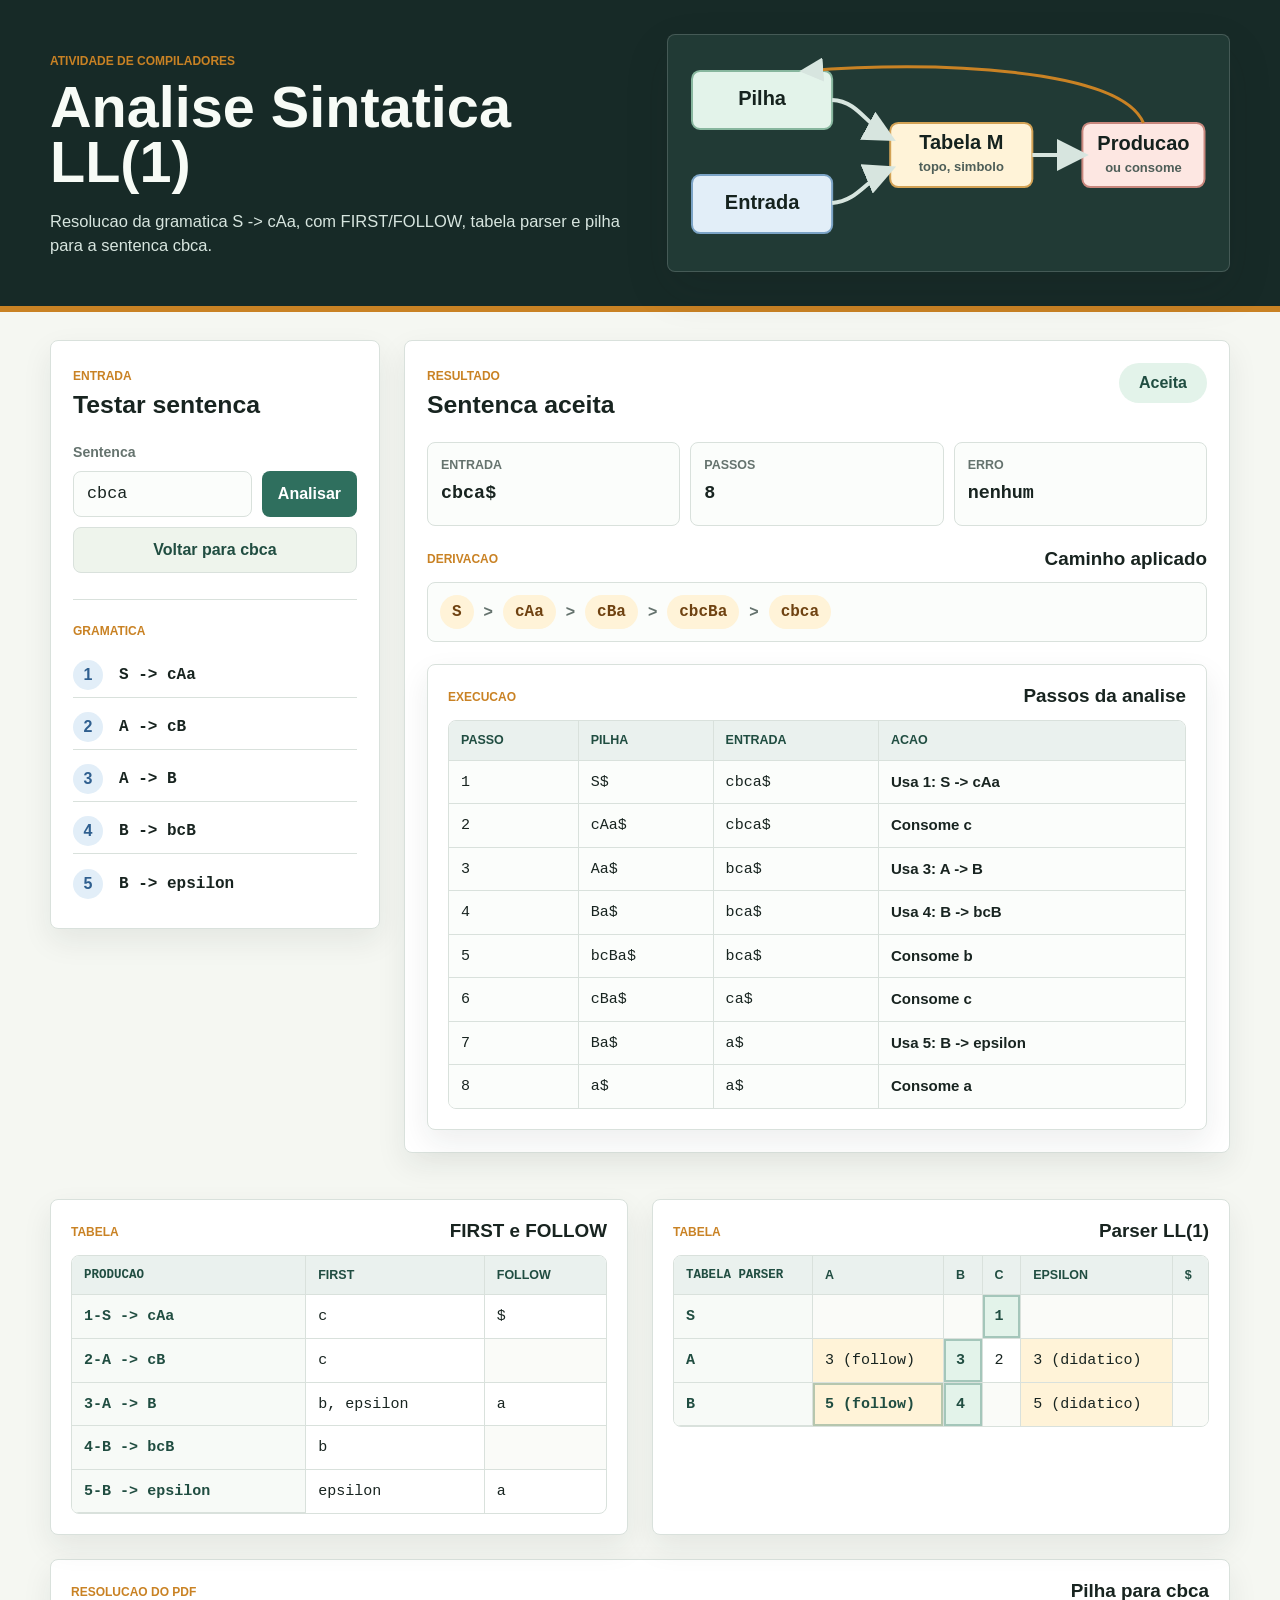
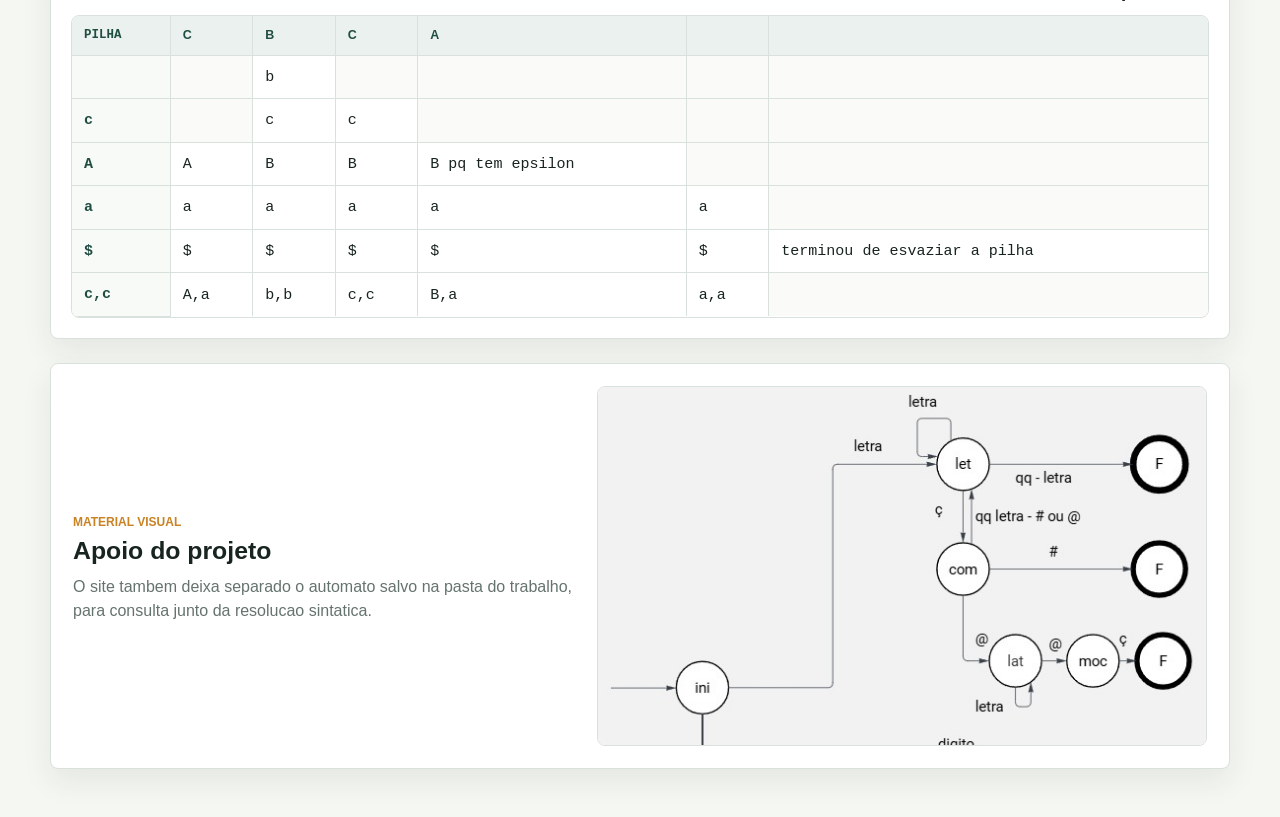
<file: web/index.html>
<!doctype html>
<html lang="pt-BR">
<head>
  <meta charset="utf-8">
  <meta name="viewport" content="width=device-width, initial-scale=1">
  <title>Analise Sintatica LL(1)</title>
  <link rel="stylesheet" href="assets/css/styles.css">
  <script src="assets/js/script.js" defer></script>
</head>
<body>
  <header class="app-header">
    <div class="header-inner">
      <div class="brand-block">
        <span class="eyebrow">Atividade de Compiladores</span>
        <h1>Analise Sintatica LL(1)</h1>
        <p>Resolucao da gramatica S -> cAa, com FIRST/FOLLOW, tabela parser e pilha para a sentenca cbca.</p>
      </div>

      <div class="diagram-panel" aria-label="Fluxo visual do analisador">
        <svg viewBox="0 0 560 220" role="img" aria-labelledby="diagram-title diagram-desc">
          <title id="diagram-title">Fluxo do parser LL(1)</title>
          <desc id="diagram-desc">A pilha e a entrada consultam a tabela parser para escolher uma producao.</desc>
          <defs>
            <marker id="arrow" viewBox="0 0 10 10" refX="8" refY="5" markerWidth="8" markerHeight="8" orient="auto-start-reverse">
              <path d="M 0 0 L 10 5 L 0 10 z"></path>
            </marker>
          </defs>
          <rect class="diagram-box box-stack" x="24" y="28" width="140" height="58" rx="8"></rect>
          <text x="94" y="62" text-anchor="middle">Pilha</text>
          <rect class="diagram-box box-input" x="24" y="132" width="140" height="58" rx="8"></rect>
          <text x="94" y="166" text-anchor="middle">Entrada</text>
          <rect class="diagram-box box-table" x="222" y="80" width="142" height="64" rx="8"></rect>
          <text x="293" y="106" text-anchor="middle">Tabela M</text>
          <text class="diagram-small" x="293" y="128" text-anchor="middle">topo, simbolo</text>
          <rect class="diagram-box box-prod" x="414" y="80" width="122" height="64" rx="8"></rect>
          <text x="475" y="107" text-anchor="middle">Producao</text>
          <text class="diagram-small" x="475" y="129" text-anchor="middle">ou consome</text>
          <path class="diagram-line" d="M164 57 C190 58 198 82 222 95"></path>
          <path class="diagram-line" d="M164 160 C190 158 198 136 222 126"></path>
          <path class="diagram-line" d="M364 112 L414 112"></path>
          <path class="diagram-line diagram-return" d="M475 80 C452 25 269 18 136 28"></path>
        </svg>
      </div>
    </div>
  </header>

  <main class="page-shell">
    <section class="analysis-band" aria-labelledby="analysis-title">
      <div class="control-panel">
        <span class="section-kicker">Entrada</span>
        <h2 id="analysis-title">Testar sentenca</h2>
        <form id="sentence-form" class="sentence-form">
          <label for="sentence-input">Sentenca</label>
          <div class="input-row">
            <input id="sentence-input" name="sentence" value="cbca" autocomplete="off" spellcheck="false">
            <button class="primary-action" type="submit">Analisar</button>
          </div>
          <button class="secondary-action" id="example-button" type="button">Voltar para cbca</button>
        </form>

        <div class="grammar-list" aria-label="Producoes da gramatica">
          <span class="section-kicker">Gramatica</span>
          <div id="productions"></div>
        </div>
      </div>

      <div class="result-panel">
        <div class="result-topline">
          <div>
            <span class="section-kicker">Resultado</span>
            <h2 id="result-title">Sentenca aceita</h2>
          </div>
          <span id="result-badge" class="result-badge accepted">Aceita</span>
        </div>

        <div class="summary-strip" id="summary-strip"></div>

        <div class="derivation-block">
          <div class="section-heading">
            <span class="section-kicker">Derivacao</span>
            <h3>Caminho aplicado</h3>
          </div>
          <div id="derivation-ribbon" class="derivation-ribbon"></div>
        </div>

        <div class="table-section">
          <div class="section-heading">
            <span class="section-kicker">Execucao</span>
            <h3>Passos da analise</h3>
          </div>
          <div class="table-wrap">
            <table id="steps-table"></table>
          </div>
        </div>
      </div>
    </section>

    <section class="data-grid" aria-label="Tabelas da resolucao">
      <div class="table-section">
        <div class="section-heading">
          <span class="section-kicker">Tabela</span>
          <h3>FIRST e FOLLOW</h3>
        </div>
        <div class="table-wrap">
          <table id="first-follow-table"></table>
        </div>
      </div>

      <div class="table-section">
        <div class="section-heading">
          <span class="section-kicker">Tabela</span>
          <h3>Parser LL(1)</h3>
        </div>
        <div class="table-wrap">
          <table id="parser-table"></table>
        </div>
      </div>
    </section>

    <section class="table-section full-width">
      <div class="section-heading">
        <span class="section-kicker">Resolucao do PDF</span>
        <h3>Pilha para cbca</h3>
      </div>
      <div class="table-wrap">
        <table id="stack-table"></table>
      </div>
    </section>

    <section class="support-band" aria-labelledby="support-title">
      <div class="support-copy">
        <span class="section-kicker">Material visual</span>
        <h2 id="support-title">Apoio do projeto</h2>
        <p>O site tambem deixa separado o automato salvo na pasta do trabalho, para consulta junto da resolucao sintatica.</p>
      </div>
      <figure class="support-image">
        <img src="assets/images/automato.jpg" alt="Automato do projeto de compiladores">
      </figure>
    </section>
  </main>
</body>
</html>
</file>
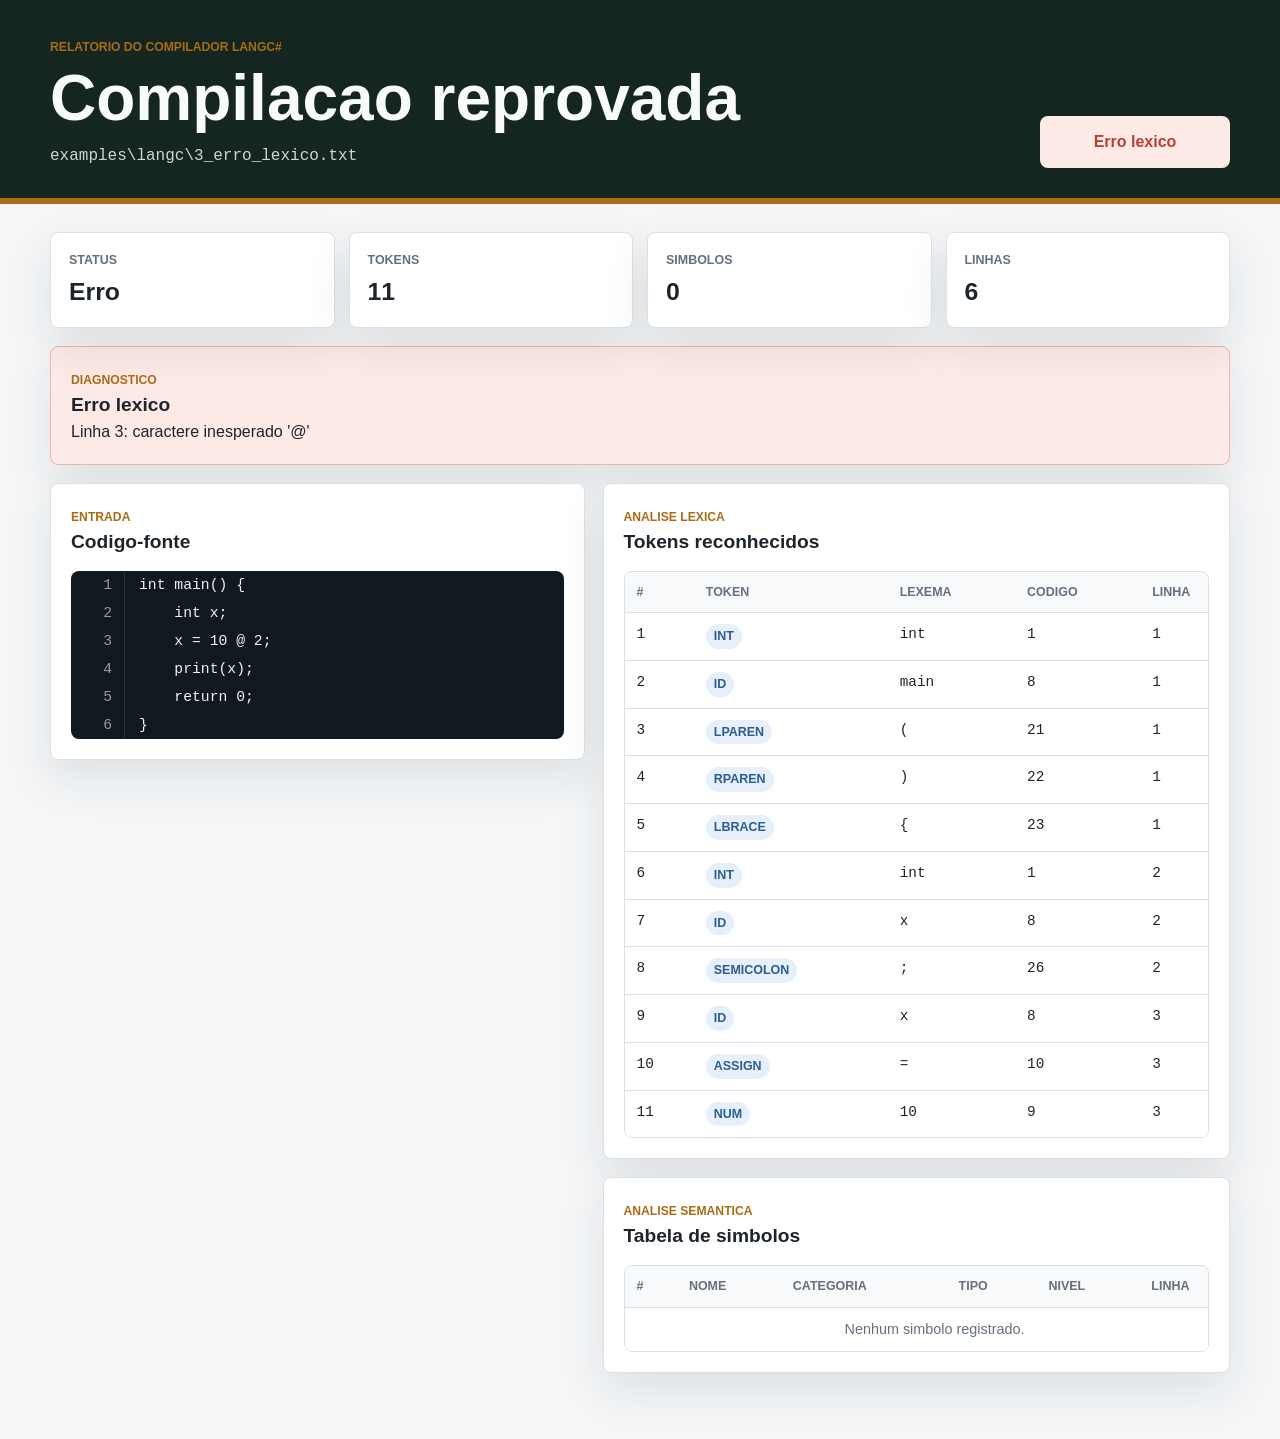
<file: outputs/reports/3_erro_lexico_relatorio.html>
<!doctype html>
<html lang="pt-BR">
<head>
  <meta charset="utf-8">
  <meta name="viewport" content="width=device-width, initial-scale=1">
  <title>Relatorio LangC# - 3_erro_lexico.txt</title>
  <style>
    :root {
      --bg: #f4f6f8;
      --surface: #ffffff;
      --ink: #1d252c;
      --muted: #64707d;
      --line: #d9e0e7;
      --green: #23745a;
      --red: #b94134;
      --blue: #285e91;
      --amber: #a96b16;
      --soft-green: #e5f4ee;
      --soft-red: #fde9e5;
      --soft-blue: #e7f0fa;
      --soft-amber: #fff2d9;
      --shadow: 0 18px 45px rgba(29, 37, 44, 0.10);
    }

    * { box-sizing: border-box; }

    body {
      margin: 0;
      min-width: 320px;
      background: var(--bg);
      color: var(--ink);
      font-family: "Segoe UI", Arial, sans-serif;
      line-height: 1.5;
    }

    header {
      background: #15251f;
      color: #f8fbf8;
      border-bottom: 6px solid var(--amber);
    }

    .header-inner {
      width: min(1180px, calc(100% - 32px));
      margin: 0 auto;
      padding: 34px 0 30px;
      display: grid;
      grid-template-columns: minmax(0, 1fr) auto;
      gap: 24px;
      align-items: end;
    }

    h1, h2, h3, p { margin: 0; }

    h1 {
      margin-top: 8px;
      font-size: clamp(2rem, 5vw, 4rem);
      line-height: 1;
      letter-spacing: 0;
    }

    h2 { font-size: 1.2rem; }

    .eyebrow,
    .section-label {
      display: inline-flex;
      color: var(--amber);
      font-size: 0.76rem;
      font-weight: 800;
      letter-spacing: 0;
      text-transform: uppercase;
    }

    .file-name {
      margin-top: 14px;
      color: #cdd8d2;
      font-family: Consolas, "Courier New", monospace;
      overflow-wrap: anywhere;
    }

    .status-badge {
      min-width: 190px;
      padding: 14px 18px;
      border-radius: 8px;
      font-weight: 800;
      text-align: center;
      background: var(--soft-green);
      color: var(--green);
    }

    .status-badge.erro {
      background: var(--soft-red);
      color: var(--red);
    }

    main {
      width: min(1180px, calc(100% - 32px));
      margin: 28px auto 48px;
    }

    .summary {
      display: grid;
      grid-template-columns: repeat(4, minmax(0, 1fr));
      gap: 14px;
      margin-bottom: 18px;
    }

    .metric,
    .panel {
      background: var(--surface);
      border: 1px solid var(--line);
      border-radius: 8px;
      box-shadow: var(--shadow);
    }

    .metric {
      padding: 18px;
      min-height: 96px;
    }

    .metric span {
      display: block;
      color: var(--muted);
      font-size: 0.78rem;
      font-weight: 700;
      text-transform: uppercase;
    }

    .metric strong {
      display: block;
      margin-top: 8px;
      font-size: 1.55rem;
      line-height: 1.1;
    }

    .layout {
      display: grid;
      grid-template-columns: minmax(0, 0.92fr) minmax(0, 1.08fr);
      gap: 18px;
      align-items: start;
    }

    .panel {
      padding: 20px;
      margin-bottom: 18px;
      overflow: hidden;
    }

    .panel.alert {
      border-color: #efb6ad;
      background: var(--soft-red);
    }

    .panel-header {
      display: flex;
      align-items: center;
      justify-content: space-between;
      gap: 16px;
      margin-bottom: 14px;
    }

    .code-box {
      background: #101820;
      color: #edf5f3;
      border-radius: 8px;
      overflow: auto;
      max-height: 620px;
      font-family: Consolas, "Courier New", monospace;
      font-size: 0.92rem;
    }

    .code-line {
      display: grid;
      grid-template-columns: 54px minmax(0, 1fr);
      min-height: 26px;
    }

    .line-number {
      padding: 3px 12px;
      color: #8da19a;
      text-align: right;
      border-right: 1px solid rgba(255,255,255,0.11);
      user-select: none;
    }

    .line-text {
      padding: 3px 14px;
      white-space: pre;
    }

    .table-wrap {
      overflow-x: auto;
      border: 1px solid var(--line);
      border-radius: 8px;
    }

    table {
      width: 100%;
      border-collapse: collapse;
      min-width: 620px;
      background: var(--surface);
    }

    th, td {
      padding: 11px 12px;
      border-bottom: 1px solid var(--line);
      text-align: left;
      vertical-align: top;
    }

    th {
      color: var(--muted);
      font-size: 0.78rem;
      text-transform: uppercase;
      background: #f7f9fb;
    }

    tr:last-child td { border-bottom: 0; }

    td {
      font-family: Consolas, "Courier New", monospace;
      font-size: 0.9rem;
    }

    .pill {
      display: inline-flex;
      align-items: center;
      min-height: 24px;
      padding: 3px 8px;
      border-radius: 999px;
      font-family: "Segoe UI", Arial, sans-serif;
      font-size: 0.78rem;
      font-weight: 800;
    }

    .pill.token {
      background: var(--soft-blue);
      color: var(--blue);
    }

    .pill.categoria {
      background: var(--soft-amber);
      color: var(--amber);
    }

    .empty {
      color: var(--muted);
      font-family: "Segoe UI", Arial, sans-serif;
      text-align: center;
    }

    @media (max-width: 900px) {
      .header-inner,
      .layout,
      .summary {
        grid-template-columns: 1fr;
      }

      .status-badge {
        width: 100%;
      }
    }
  </style>
</head>
<body>
  <header>
    <div class="header-inner">
      <div>
        <span class="eyebrow">Relatorio do Compilador LangC#</span>
        <h1>Compilacao reprovada</h1>
        <p class="file-name">examples\langc\3_erro_lexico.txt</p>
      </div>
      <div class="status-badge erro">Erro lexico</div>
    </div>
  </header>

  <main>
    <section class="summary" aria-label="Resumo da compilacao">
      <div class="metric"><span>Status</span><strong>Erro</strong></div>
      <div class="metric"><span>Tokens</span><strong>11</strong></div>
      <div class="metric"><span>Simbolos</span><strong>0</strong></div>
      <div class="metric"><span>Linhas</span><strong>6</strong></div>
    </section>

    <section class="panel alert"><div class="section-label">Diagnostico</div><h2>Erro lexico</h2><p>Linha 3: caractere inesperado &#x27;@&#x27;</p></section>

    <section class="layout">
      <div>
        <section class="panel">
          <div class="panel-header">
            <div>
              <span class="section-label">Entrada</span>
              <h2>Codigo-fonte</h2>
            </div>
          </div>
          <div class="code-box"><div class="code-line"><span class="line-number">1</span><span class="line-text">int main() {</span></div>
<div class="code-line"><span class="line-number">2</span><span class="line-text">    int x;</span></div>
<div class="code-line"><span class="line-number">3</span><span class="line-text">    x = 10 @ 2;</span></div>
<div class="code-line"><span class="line-number">4</span><span class="line-text">    print(x);</span></div>
<div class="code-line"><span class="line-number">5</span><span class="line-text">    return 0;</span></div>
<div class="code-line"><span class="line-number">6</span><span class="line-text">}</span></div></div>
        </section>
      </div>

      <div>
        <section class="panel">
          <div class="panel-header">
            <div>
              <span class="section-label">Analise Lexica</span>
              <h2>Tokens reconhecidos</h2>
            </div>
          </div>
          <div class="table-wrap">
            <table>
              <thead><tr><th>#</th><th>Token</th><th>Lexema</th><th>Codigo</th><th>Linha</th></tr></thead>
              <tbody><tr><td>1</td><td><span class="pill token">INT</span></td><td>int</td><td>1</td><td>1</td></tr>
<tr><td>2</td><td><span class="pill token">ID</span></td><td>main</td><td>8</td><td>1</td></tr>
<tr><td>3</td><td><span class="pill token">LPAREN</span></td><td>(</td><td>21</td><td>1</td></tr>
<tr><td>4</td><td><span class="pill token">RPAREN</span></td><td>)</td><td>22</td><td>1</td></tr>
<tr><td>5</td><td><span class="pill token">LBRACE</span></td><td>{</td><td>23</td><td>1</td></tr>
<tr><td>6</td><td><span class="pill token">INT</span></td><td>int</td><td>1</td><td>2</td></tr>
<tr><td>7</td><td><span class="pill token">ID</span></td><td>x</td><td>8</td><td>2</td></tr>
<tr><td>8</td><td><span class="pill token">SEMICOLON</span></td><td>;</td><td>26</td><td>2</td></tr>
<tr><td>9</td><td><span class="pill token">ID</span></td><td>x</td><td>8</td><td>3</td></tr>
<tr><td>10</td><td><span class="pill token">ASSIGN</span></td><td>=</td><td>10</td><td>3</td></tr>
<tr><td>11</td><td><span class="pill token">NUM</span></td><td>10</td><td>9</td><td>3</td></tr></tbody>
            </table>
          </div>
        </section>

        <section class="panel">
          <div class="panel-header">
            <div>
              <span class="section-label">Analise Semantica</span>
              <h2>Tabela de simbolos</h2>
            </div>
          </div>
          <div class="table-wrap">
            <table>
              <thead><tr><th>#</th><th>Nome</th><th>Categoria</th><th>Tipo</th><th>Nivel</th><th>Linha</th></tr></thead>
              <tbody><tr><td colspan="6" class="empty">Nenhum simbolo registrado.</td></tr></tbody>
            </table>
          </div>
        </section>
      </div>
    </section>
  </main>
</body>
</html>
</file>
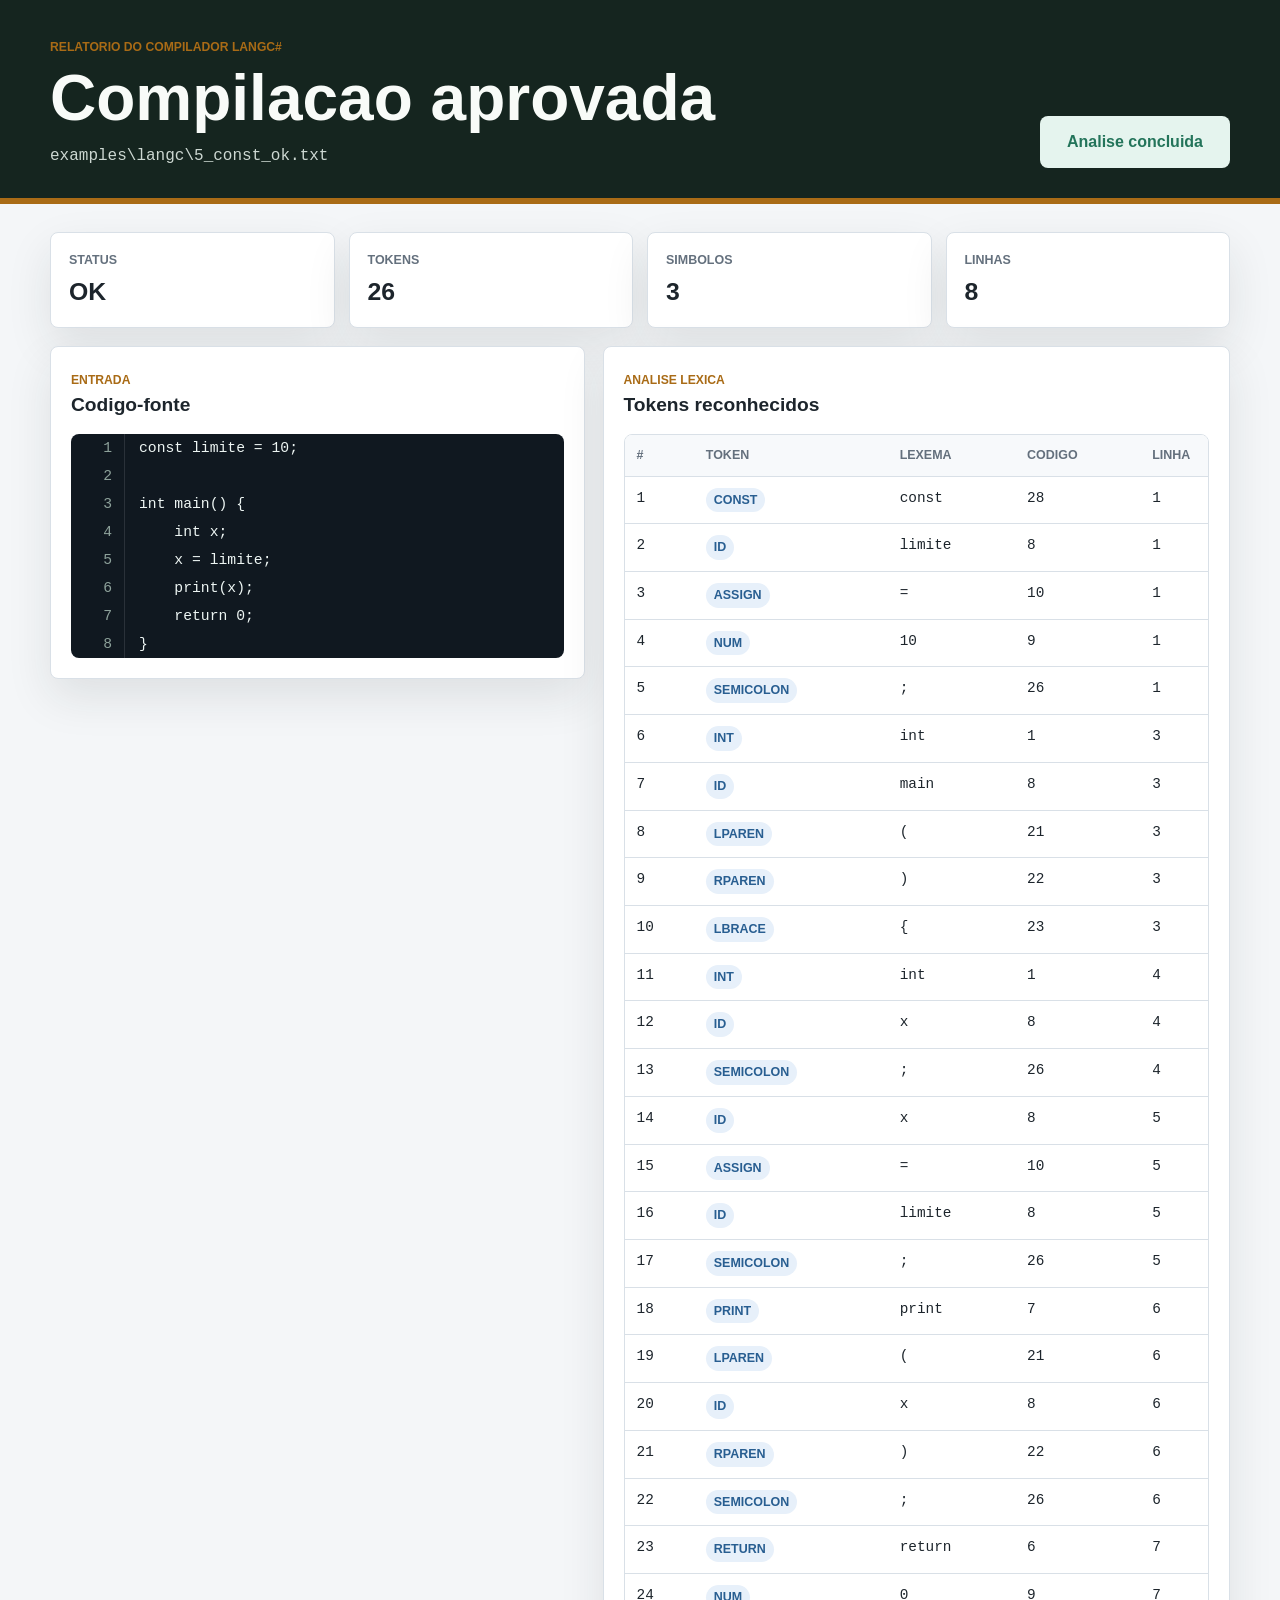
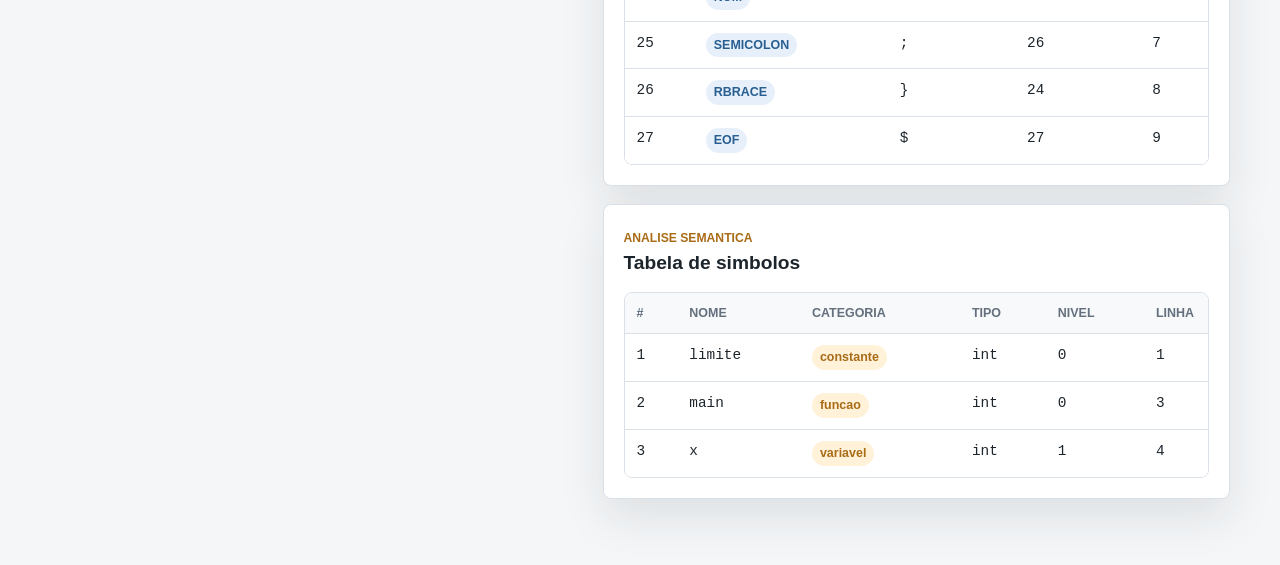
<file: outputs/reports/5_const_ok_relatorio.html>
<!doctype html>
<html lang="pt-BR">
<head>
  <meta charset="utf-8">
  <meta name="viewport" content="width=device-width, initial-scale=1">
  <title>Relatorio LangC# - 5_const_ok.txt</title>
  <style>
    :root {
      --bg: #f4f6f8;
      --surface: #ffffff;
      --ink: #1d252c;
      --muted: #64707d;
      --line: #d9e0e7;
      --green: #23745a;
      --red: #b94134;
      --blue: #285e91;
      --amber: #a96b16;
      --soft-green: #e5f4ee;
      --soft-red: #fde9e5;
      --soft-blue: #e7f0fa;
      --soft-amber: #fff2d9;
      --shadow: 0 18px 45px rgba(29, 37, 44, 0.10);
    }

    * { box-sizing: border-box; }

    body {
      margin: 0;
      min-width: 320px;
      background: var(--bg);
      color: var(--ink);
      font-family: "Segoe UI", Arial, sans-serif;
      line-height: 1.5;
    }

    header {
      background: #15251f;
      color: #f8fbf8;
      border-bottom: 6px solid var(--amber);
    }

    .header-inner {
      width: min(1180px, calc(100% - 32px));
      margin: 0 auto;
      padding: 34px 0 30px;
      display: grid;
      grid-template-columns: minmax(0, 1fr) auto;
      gap: 24px;
      align-items: end;
    }

    h1, h2, h3, p { margin: 0; }

    h1 {
      margin-top: 8px;
      font-size: clamp(2rem, 5vw, 4rem);
      line-height: 1;
      letter-spacing: 0;
    }

    h2 { font-size: 1.2rem; }

    .eyebrow,
    .section-label {
      display: inline-flex;
      color: var(--amber);
      font-size: 0.76rem;
      font-weight: 800;
      letter-spacing: 0;
      text-transform: uppercase;
    }

    .file-name {
      margin-top: 14px;
      color: #cdd8d2;
      font-family: Consolas, "Courier New", monospace;
      overflow-wrap: anywhere;
    }

    .status-badge {
      min-width: 190px;
      padding: 14px 18px;
      border-radius: 8px;
      font-weight: 800;
      text-align: center;
      background: var(--soft-green);
      color: var(--green);
    }

    .status-badge.erro {
      background: var(--soft-red);
      color: var(--red);
    }

    main {
      width: min(1180px, calc(100% - 32px));
      margin: 28px auto 48px;
    }

    .summary {
      display: grid;
      grid-template-columns: repeat(4, minmax(0, 1fr));
      gap: 14px;
      margin-bottom: 18px;
    }

    .metric,
    .panel {
      background: var(--surface);
      border: 1px solid var(--line);
      border-radius: 8px;
      box-shadow: var(--shadow);
    }

    .metric {
      padding: 18px;
      min-height: 96px;
    }

    .metric span {
      display: block;
      color: var(--muted);
      font-size: 0.78rem;
      font-weight: 700;
      text-transform: uppercase;
    }

    .metric strong {
      display: block;
      margin-top: 8px;
      font-size: 1.55rem;
      line-height: 1.1;
    }

    .layout {
      display: grid;
      grid-template-columns: minmax(0, 0.92fr) minmax(0, 1.08fr);
      gap: 18px;
      align-items: start;
    }

    .panel {
      padding: 20px;
      margin-bottom: 18px;
      overflow: hidden;
    }

    .panel.alert {
      border-color: #efb6ad;
      background: var(--soft-red);
    }

    .panel-header {
      display: flex;
      align-items: center;
      justify-content: space-between;
      gap: 16px;
      margin-bottom: 14px;
    }

    .code-box {
      background: #101820;
      color: #edf5f3;
      border-radius: 8px;
      overflow: auto;
      max-height: 620px;
      font-family: Consolas, "Courier New", monospace;
      font-size: 0.92rem;
    }

    .code-line {
      display: grid;
      grid-template-columns: 54px minmax(0, 1fr);
      min-height: 26px;
    }

    .line-number {
      padding: 3px 12px;
      color: #8da19a;
      text-align: right;
      border-right: 1px solid rgba(255,255,255,0.11);
      user-select: none;
    }

    .line-text {
      padding: 3px 14px;
      white-space: pre;
    }

    .table-wrap {
      overflow-x: auto;
      border: 1px solid var(--line);
      border-radius: 8px;
    }

    table {
      width: 100%;
      border-collapse: collapse;
      min-width: 620px;
      background: var(--surface);
    }

    th, td {
      padding: 11px 12px;
      border-bottom: 1px solid var(--line);
      text-align: left;
      vertical-align: top;
    }

    th {
      color: var(--muted);
      font-size: 0.78rem;
      text-transform: uppercase;
      background: #f7f9fb;
    }

    tr:last-child td { border-bottom: 0; }

    td {
      font-family: Consolas, "Courier New", monospace;
      font-size: 0.9rem;
    }

    .pill {
      display: inline-flex;
      align-items: center;
      min-height: 24px;
      padding: 3px 8px;
      border-radius: 999px;
      font-family: "Segoe UI", Arial, sans-serif;
      font-size: 0.78rem;
      font-weight: 800;
    }

    .pill.token {
      background: var(--soft-blue);
      color: var(--blue);
    }

    .pill.categoria {
      background: var(--soft-amber);
      color: var(--amber);
    }

    .empty {
      color: var(--muted);
      font-family: "Segoe UI", Arial, sans-serif;
      text-align: center;
    }

    @media (max-width: 900px) {
      .header-inner,
      .layout,
      .summary {
        grid-template-columns: 1fr;
      }

      .status-badge {
        width: 100%;
      }
    }
  </style>
</head>
<body>
  <header>
    <div class="header-inner">
      <div>
        <span class="eyebrow">Relatorio do Compilador LangC#</span>
        <h1>Compilacao aprovada</h1>
        <p class="file-name">examples\langc\5_const_ok.txt</p>
      </div>
      <div class="status-badge ok">Analise concluida</div>
    </div>
  </header>

  <main>
    <section class="summary" aria-label="Resumo da compilacao">
      <div class="metric"><span>Status</span><strong>OK</strong></div>
      <div class="metric"><span>Tokens</span><strong>26</strong></div>
      <div class="metric"><span>Simbolos</span><strong>3</strong></div>
      <div class="metric"><span>Linhas</span><strong>8</strong></div>
    </section>

    

    <section class="layout">
      <div>
        <section class="panel">
          <div class="panel-header">
            <div>
              <span class="section-label">Entrada</span>
              <h2>Codigo-fonte</h2>
            </div>
          </div>
          <div class="code-box"><div class="code-line"><span class="line-number">1</span><span class="line-text">const limite = 10;</span></div>
<div class="code-line"><span class="line-number">2</span><span class="line-text">&nbsp;</span></div>
<div class="code-line"><span class="line-number">3</span><span class="line-text">int main() {</span></div>
<div class="code-line"><span class="line-number">4</span><span class="line-text">    int x;</span></div>
<div class="code-line"><span class="line-number">5</span><span class="line-text">    x = limite;</span></div>
<div class="code-line"><span class="line-number">6</span><span class="line-text">    print(x);</span></div>
<div class="code-line"><span class="line-number">7</span><span class="line-text">    return 0;</span></div>
<div class="code-line"><span class="line-number">8</span><span class="line-text">}</span></div></div>
        </section>
      </div>

      <div>
        <section class="panel">
          <div class="panel-header">
            <div>
              <span class="section-label">Analise Lexica</span>
              <h2>Tokens reconhecidos</h2>
            </div>
          </div>
          <div class="table-wrap">
            <table>
              <thead><tr><th>#</th><th>Token</th><th>Lexema</th><th>Codigo</th><th>Linha</th></tr></thead>
              <tbody><tr><td>1</td><td><span class="pill token">CONST</span></td><td>const</td><td>28</td><td>1</td></tr>
<tr><td>2</td><td><span class="pill token">ID</span></td><td>limite</td><td>8</td><td>1</td></tr>
<tr><td>3</td><td><span class="pill token">ASSIGN</span></td><td>=</td><td>10</td><td>1</td></tr>
<tr><td>4</td><td><span class="pill token">NUM</span></td><td>10</td><td>9</td><td>1</td></tr>
<tr><td>5</td><td><span class="pill token">SEMICOLON</span></td><td>;</td><td>26</td><td>1</td></tr>
<tr><td>6</td><td><span class="pill token">INT</span></td><td>int</td><td>1</td><td>3</td></tr>
<tr><td>7</td><td><span class="pill token">ID</span></td><td>main</td><td>8</td><td>3</td></tr>
<tr><td>8</td><td><span class="pill token">LPAREN</span></td><td>(</td><td>21</td><td>3</td></tr>
<tr><td>9</td><td><span class="pill token">RPAREN</span></td><td>)</td><td>22</td><td>3</td></tr>
<tr><td>10</td><td><span class="pill token">LBRACE</span></td><td>{</td><td>23</td><td>3</td></tr>
<tr><td>11</td><td><span class="pill token">INT</span></td><td>int</td><td>1</td><td>4</td></tr>
<tr><td>12</td><td><span class="pill token">ID</span></td><td>x</td><td>8</td><td>4</td></tr>
<tr><td>13</td><td><span class="pill token">SEMICOLON</span></td><td>;</td><td>26</td><td>4</td></tr>
<tr><td>14</td><td><span class="pill token">ID</span></td><td>x</td><td>8</td><td>5</td></tr>
<tr><td>15</td><td><span class="pill token">ASSIGN</span></td><td>=</td><td>10</td><td>5</td></tr>
<tr><td>16</td><td><span class="pill token">ID</span></td><td>limite</td><td>8</td><td>5</td></tr>
<tr><td>17</td><td><span class="pill token">SEMICOLON</span></td><td>;</td><td>26</td><td>5</td></tr>
<tr><td>18</td><td><span class="pill token">PRINT</span></td><td>print</td><td>7</td><td>6</td></tr>
<tr><td>19</td><td><span class="pill token">LPAREN</span></td><td>(</td><td>21</td><td>6</td></tr>
<tr><td>20</td><td><span class="pill token">ID</span></td><td>x</td><td>8</td><td>6</td></tr>
<tr><td>21</td><td><span class="pill token">RPAREN</span></td><td>)</td><td>22</td><td>6</td></tr>
<tr><td>22</td><td><span class="pill token">SEMICOLON</span></td><td>;</td><td>26</td><td>6</td></tr>
<tr><td>23</td><td><span class="pill token">RETURN</span></td><td>return</td><td>6</td><td>7</td></tr>
<tr><td>24</td><td><span class="pill token">NUM</span></td><td>0</td><td>9</td><td>7</td></tr>
<tr><td>25</td><td><span class="pill token">SEMICOLON</span></td><td>;</td><td>26</td><td>7</td></tr>
<tr><td>26</td><td><span class="pill token">RBRACE</span></td><td>}</td><td>24</td><td>8</td></tr>
<tr><td>27</td><td><span class="pill token">EOF</span></td><td>$</td><td>27</td><td>9</td></tr></tbody>
            </table>
          </div>
        </section>

        <section class="panel">
          <div class="panel-header">
            <div>
              <span class="section-label">Analise Semantica</span>
              <h2>Tabela de simbolos</h2>
            </div>
          </div>
          <div class="table-wrap">
            <table>
              <thead><tr><th>#</th><th>Nome</th><th>Categoria</th><th>Tipo</th><th>Nivel</th><th>Linha</th></tr></thead>
              <tbody><tr><td>1</td><td>limite</td><td><span class="pill categoria">constante</span></td><td>int</td><td>0</td><td>1</td></tr>
<tr><td>2</td><td>main</td><td><span class="pill categoria">funcao</span></td><td>int</td><td>0</td><td>3</td></tr>
<tr><td>3</td><td>x</td><td><span class="pill categoria">variavel</span></td><td>int</td><td>1</td><td>4</td></tr></tbody>
            </table>
          </div>
        </section>
      </div>
    </section>
  </main>
</body>
</html>
</file>
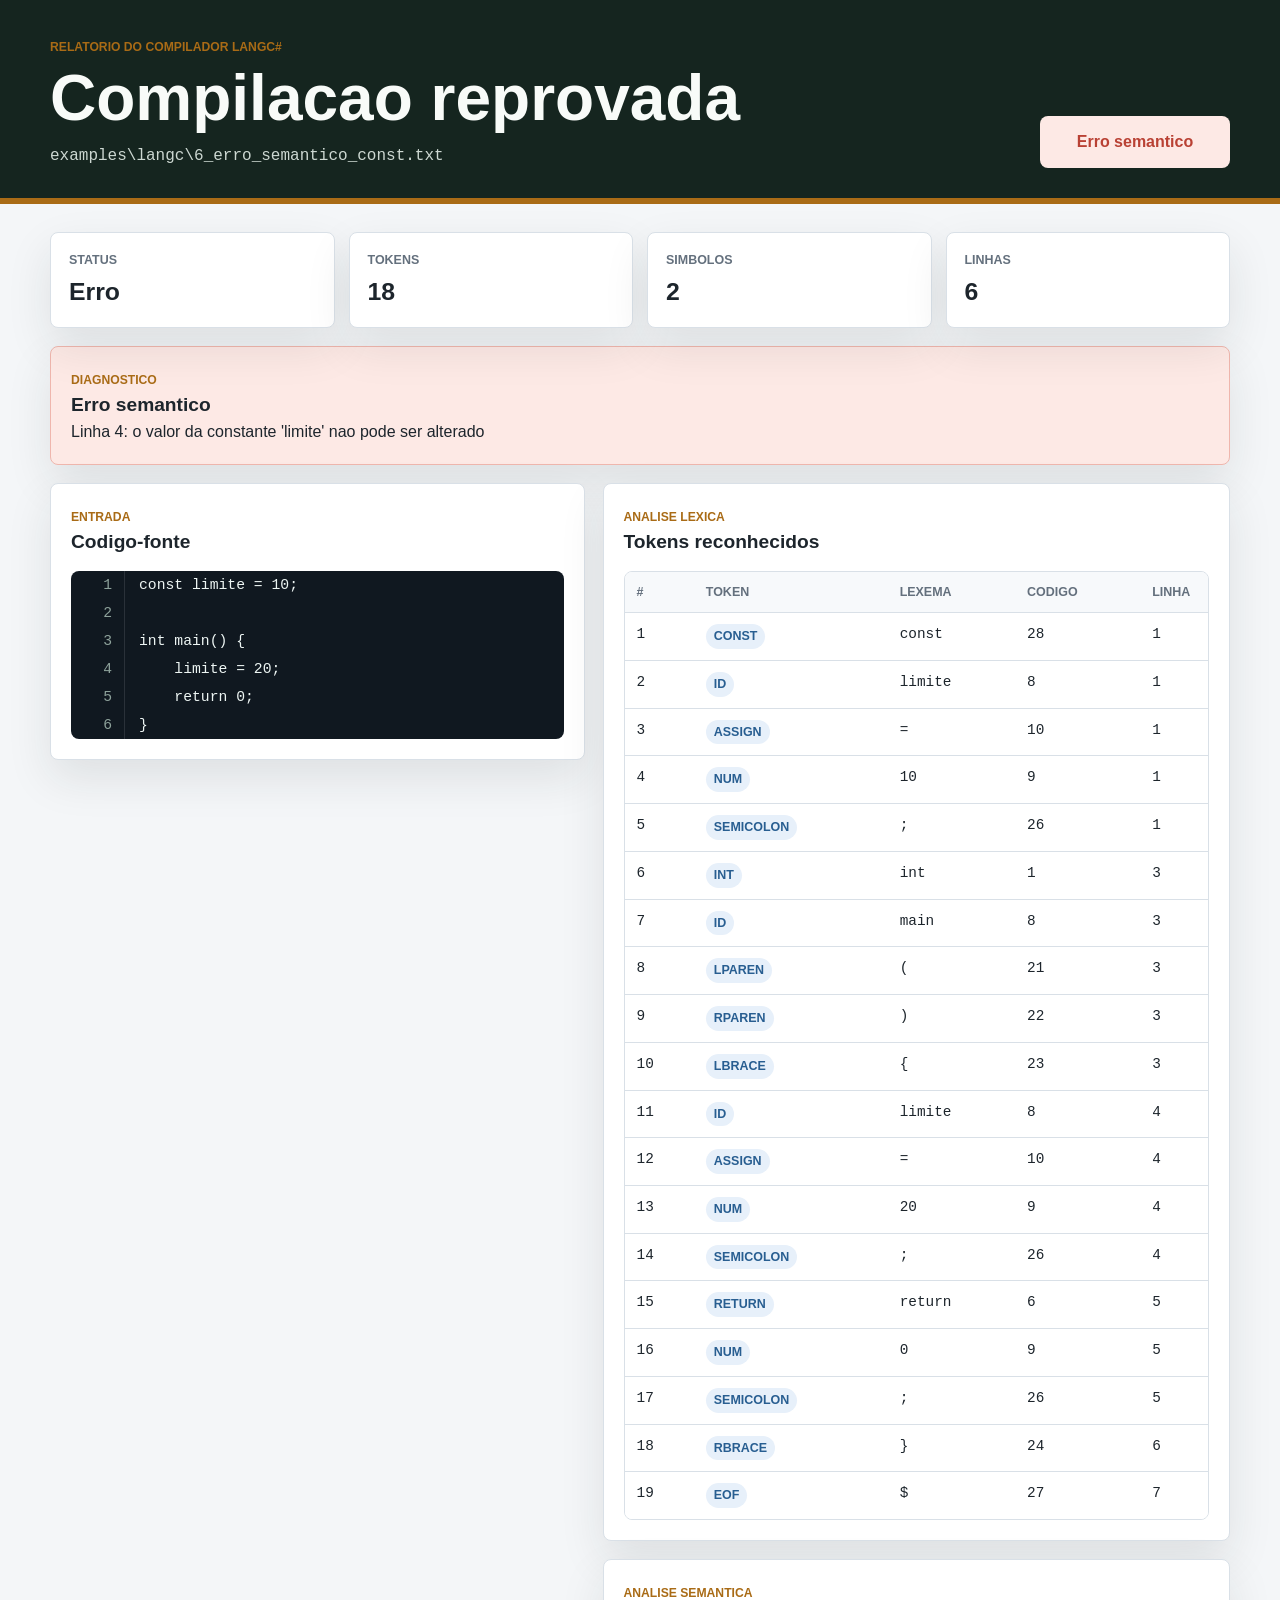
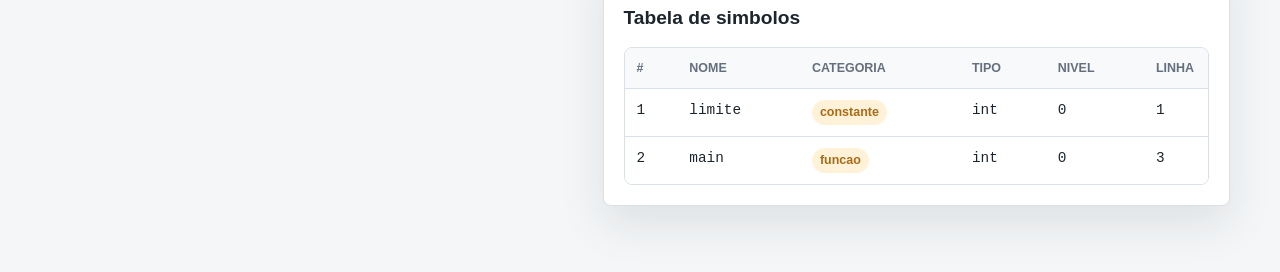
<file: outputs/reports/6_erro_semantico_const_relatorio.html>
<!doctype html>
<html lang="pt-BR">
<head>
  <meta charset="utf-8">
  <meta name="viewport" content="width=device-width, initial-scale=1">
  <title>Relatorio LangC# - 6_erro_semantico_const.txt</title>
  <style>
    :root {
      --bg: #f4f6f8;
      --surface: #ffffff;
      --ink: #1d252c;
      --muted: #64707d;
      --line: #d9e0e7;
      --green: #23745a;
      --red: #b94134;
      --blue: #285e91;
      --amber: #a96b16;
      --soft-green: #e5f4ee;
      --soft-red: #fde9e5;
      --soft-blue: #e7f0fa;
      --soft-amber: #fff2d9;
      --shadow: 0 18px 45px rgba(29, 37, 44, 0.10);
    }

    * { box-sizing: border-box; }

    body {
      margin: 0;
      min-width: 320px;
      background: var(--bg);
      color: var(--ink);
      font-family: "Segoe UI", Arial, sans-serif;
      line-height: 1.5;
    }

    header {
      background: #15251f;
      color: #f8fbf8;
      border-bottom: 6px solid var(--amber);
    }

    .header-inner {
      width: min(1180px, calc(100% - 32px));
      margin: 0 auto;
      padding: 34px 0 30px;
      display: grid;
      grid-template-columns: minmax(0, 1fr) auto;
      gap: 24px;
      align-items: end;
    }

    h1, h2, h3, p { margin: 0; }

    h1 {
      margin-top: 8px;
      font-size: clamp(2rem, 5vw, 4rem);
      line-height: 1;
      letter-spacing: 0;
    }

    h2 { font-size: 1.2rem; }

    .eyebrow,
    .section-label {
      display: inline-flex;
      color: var(--amber);
      font-size: 0.76rem;
      font-weight: 800;
      letter-spacing: 0;
      text-transform: uppercase;
    }

    .file-name {
      margin-top: 14px;
      color: #cdd8d2;
      font-family: Consolas, "Courier New", monospace;
      overflow-wrap: anywhere;
    }

    .status-badge {
      min-width: 190px;
      padding: 14px 18px;
      border-radius: 8px;
      font-weight: 800;
      text-align: center;
      background: var(--soft-green);
      color: var(--green);
    }

    .status-badge.erro {
      background: var(--soft-red);
      color: var(--red);
    }

    main {
      width: min(1180px, calc(100% - 32px));
      margin: 28px auto 48px;
    }

    .summary {
      display: grid;
      grid-template-columns: repeat(4, minmax(0, 1fr));
      gap: 14px;
      margin-bottom: 18px;
    }

    .metric,
    .panel {
      background: var(--surface);
      border: 1px solid var(--line);
      border-radius: 8px;
      box-shadow: var(--shadow);
    }

    .metric {
      padding: 18px;
      min-height: 96px;
    }

    .metric span {
      display: block;
      color: var(--muted);
      font-size: 0.78rem;
      font-weight: 700;
      text-transform: uppercase;
    }

    .metric strong {
      display: block;
      margin-top: 8px;
      font-size: 1.55rem;
      line-height: 1.1;
    }

    .layout {
      display: grid;
      grid-template-columns: minmax(0, 0.92fr) minmax(0, 1.08fr);
      gap: 18px;
      align-items: start;
    }

    .panel {
      padding: 20px;
      margin-bottom: 18px;
      overflow: hidden;
    }

    .panel.alert {
      border-color: #efb6ad;
      background: var(--soft-red);
    }

    .panel-header {
      display: flex;
      align-items: center;
      justify-content: space-between;
      gap: 16px;
      margin-bottom: 14px;
    }

    .code-box {
      background: #101820;
      color: #edf5f3;
      border-radius: 8px;
      overflow: auto;
      max-height: 620px;
      font-family: Consolas, "Courier New", monospace;
      font-size: 0.92rem;
    }

    .code-line {
      display: grid;
      grid-template-columns: 54px minmax(0, 1fr);
      min-height: 26px;
    }

    .line-number {
      padding: 3px 12px;
      color: #8da19a;
      text-align: right;
      border-right: 1px solid rgba(255,255,255,0.11);
      user-select: none;
    }

    .line-text {
      padding: 3px 14px;
      white-space: pre;
    }

    .table-wrap {
      overflow-x: auto;
      border: 1px solid var(--line);
      border-radius: 8px;
    }

    table {
      width: 100%;
      border-collapse: collapse;
      min-width: 620px;
      background: var(--surface);
    }

    th, td {
      padding: 11px 12px;
      border-bottom: 1px solid var(--line);
      text-align: left;
      vertical-align: top;
    }

    th {
      color: var(--muted);
      font-size: 0.78rem;
      text-transform: uppercase;
      background: #f7f9fb;
    }

    tr:last-child td { border-bottom: 0; }

    td {
      font-family: Consolas, "Courier New", monospace;
      font-size: 0.9rem;
    }

    .pill {
      display: inline-flex;
      align-items: center;
      min-height: 24px;
      padding: 3px 8px;
      border-radius: 999px;
      font-family: "Segoe UI", Arial, sans-serif;
      font-size: 0.78rem;
      font-weight: 800;
    }

    .pill.token {
      background: var(--soft-blue);
      color: var(--blue);
    }

    .pill.categoria {
      background: var(--soft-amber);
      color: var(--amber);
    }

    .empty {
      color: var(--muted);
      font-family: "Segoe UI", Arial, sans-serif;
      text-align: center;
    }

    @media (max-width: 900px) {
      .header-inner,
      .layout,
      .summary {
        grid-template-columns: 1fr;
      }

      .status-badge {
        width: 100%;
      }
    }
  </style>
</head>
<body>
  <header>
    <div class="header-inner">
      <div>
        <span class="eyebrow">Relatorio do Compilador LangC#</span>
        <h1>Compilacao reprovada</h1>
        <p class="file-name">examples\langc\6_erro_semantico_const.txt</p>
      </div>
      <div class="status-badge erro">Erro semantico</div>
    </div>
  </header>

  <main>
    <section class="summary" aria-label="Resumo da compilacao">
      <div class="metric"><span>Status</span><strong>Erro</strong></div>
      <div class="metric"><span>Tokens</span><strong>18</strong></div>
      <div class="metric"><span>Simbolos</span><strong>2</strong></div>
      <div class="metric"><span>Linhas</span><strong>6</strong></div>
    </section>

    <section class="panel alert"><div class="section-label">Diagnostico</div><h2>Erro semantico</h2><p>Linha 4: o valor da constante &#x27;limite&#x27; nao pode ser alterado</p></section>

    <section class="layout">
      <div>
        <section class="panel">
          <div class="panel-header">
            <div>
              <span class="section-label">Entrada</span>
              <h2>Codigo-fonte</h2>
            </div>
          </div>
          <div class="code-box"><div class="code-line"><span class="line-number">1</span><span class="line-text">const limite = 10;</span></div>
<div class="code-line"><span class="line-number">2</span><span class="line-text">&nbsp;</span></div>
<div class="code-line"><span class="line-number">3</span><span class="line-text">int main() {</span></div>
<div class="code-line"><span class="line-number">4</span><span class="line-text">    limite = 20;</span></div>
<div class="code-line"><span class="line-number">5</span><span class="line-text">    return 0;</span></div>
<div class="code-line"><span class="line-number">6</span><span class="line-text">}</span></div></div>
        </section>
      </div>

      <div>
        <section class="panel">
          <div class="panel-header">
            <div>
              <span class="section-label">Analise Lexica</span>
              <h2>Tokens reconhecidos</h2>
            </div>
          </div>
          <div class="table-wrap">
            <table>
              <thead><tr><th>#</th><th>Token</th><th>Lexema</th><th>Codigo</th><th>Linha</th></tr></thead>
              <tbody><tr><td>1</td><td><span class="pill token">CONST</span></td><td>const</td><td>28</td><td>1</td></tr>
<tr><td>2</td><td><span class="pill token">ID</span></td><td>limite</td><td>8</td><td>1</td></tr>
<tr><td>3</td><td><span class="pill token">ASSIGN</span></td><td>=</td><td>10</td><td>1</td></tr>
<tr><td>4</td><td><span class="pill token">NUM</span></td><td>10</td><td>9</td><td>1</td></tr>
<tr><td>5</td><td><span class="pill token">SEMICOLON</span></td><td>;</td><td>26</td><td>1</td></tr>
<tr><td>6</td><td><span class="pill token">INT</span></td><td>int</td><td>1</td><td>3</td></tr>
<tr><td>7</td><td><span class="pill token">ID</span></td><td>main</td><td>8</td><td>3</td></tr>
<tr><td>8</td><td><span class="pill token">LPAREN</span></td><td>(</td><td>21</td><td>3</td></tr>
<tr><td>9</td><td><span class="pill token">RPAREN</span></td><td>)</td><td>22</td><td>3</td></tr>
<tr><td>10</td><td><span class="pill token">LBRACE</span></td><td>{</td><td>23</td><td>3</td></tr>
<tr><td>11</td><td><span class="pill token">ID</span></td><td>limite</td><td>8</td><td>4</td></tr>
<tr><td>12</td><td><span class="pill token">ASSIGN</span></td><td>=</td><td>10</td><td>4</td></tr>
<tr><td>13</td><td><span class="pill token">NUM</span></td><td>20</td><td>9</td><td>4</td></tr>
<tr><td>14</td><td><span class="pill token">SEMICOLON</span></td><td>;</td><td>26</td><td>4</td></tr>
<tr><td>15</td><td><span class="pill token">RETURN</span></td><td>return</td><td>6</td><td>5</td></tr>
<tr><td>16</td><td><span class="pill token">NUM</span></td><td>0</td><td>9</td><td>5</td></tr>
<tr><td>17</td><td><span class="pill token">SEMICOLON</span></td><td>;</td><td>26</td><td>5</td></tr>
<tr><td>18</td><td><span class="pill token">RBRACE</span></td><td>}</td><td>24</td><td>6</td></tr>
<tr><td>19</td><td><span class="pill token">EOF</span></td><td>$</td><td>27</td><td>7</td></tr></tbody>
            </table>
          </div>
        </section>

        <section class="panel">
          <div class="panel-header">
            <div>
              <span class="section-label">Analise Semantica</span>
              <h2>Tabela de simbolos</h2>
            </div>
          </div>
          <div class="table-wrap">
            <table>
              <thead><tr><th>#</th><th>Nome</th><th>Categoria</th><th>Tipo</th><th>Nivel</th><th>Linha</th></tr></thead>
              <tbody><tr><td>1</td><td>limite</td><td><span class="pill categoria">constante</span></td><td>int</td><td>0</td><td>1</td></tr>
<tr><td>2</td><td>main</td><td><span class="pill categoria">funcao</span></td><td>int</td><td>0</td><td>3</td></tr></tbody>
            </table>
          </div>
        </section>
      </div>
    </section>
  </main>
</body>
</html>
</file>
<file: web/assets/css/styles.css>
:root {
  --bg: #f5f7f2;
  --surface: #ffffff;
  --surface-soft: #eef4ec;
  --ink: #182420;
  --muted: #65736e;
  --line: #d9e1dc;
  --green: #2f6f5e;
  --green-dark: #204d41;
  --blue: #2f5f8f;
  --amber: #c98224;
  --red: #b84838;
  --yellow-soft: #fff3d8;
  --green-soft: #e3f3ea;
  --blue-soft: #e2eef8;
  --red-soft: #fde7e2;
  --shadow: 0 18px 45px rgba(24, 36, 32, 0.12);
}

* {
  box-sizing: border-box;
}

html {
  scroll-behavior: smooth;
}

body {
  margin: 0;
  min-width: 320px;
  background: var(--bg);
  color: var(--ink);
  font-family: "Segoe UI", Arial, sans-serif;
  line-height: 1.5;
}

button,
input {
  font: inherit;
}

.app-header {
  background: #172a27;
  color: #f7fbf6;
  border-bottom: 6px solid var(--amber);
}

.header-inner {
  width: min(1180px, calc(100% - 32px));
  min-height: 300px;
  margin: 0 auto;
  display: grid;
  grid-template-columns: minmax(0, 1.02fr) minmax(360px, 0.98fr);
  gap: 32px;
  align-items: center;
  padding: 34px 0;
}

.brand-block {
  max-width: 680px;
}

.eyebrow,
.section-kicker {
  display: inline-flex;
  align-items: center;
  min-height: 22px;
  color: var(--amber);
  font-size: 0.75rem;
  font-weight: 800;
  letter-spacing: 0;
  text-transform: uppercase;
}

h1,
h2,
h3,
p {
  margin: 0;
}

h1 {
  margin-top: 8px;
  font-size: clamp(2.2rem, 4.5vw, 4.8rem);
  line-height: 0.96;
  letter-spacing: 0;
}

.brand-block p {
  max-width: 620px;
  margin-top: 18px;
  color: #d7e5df;
  font-size: 1.03rem;
}

.diagram-panel {
  min-height: 236px;
  border: 1px solid rgba(255, 255, 255, 0.16);
  border-radius: 8px;
  background: #213a35;
  overflow: hidden;
  box-shadow: var(--shadow);
}

.diagram-panel svg {
  display: block;
  width: 100%;
  height: 100%;
  min-height: 236px;
}

.diagram-box {
  stroke-width: 2;
}

.box-stack {
  fill: #e3f3ea;
  stroke: #87b69e;
}

.box-input {
  fill: #e2eef8;
  stroke: #7ba3c6;
}

.box-table {
  fill: #fff3d8;
  stroke: #d3a255;
}

.box-prod {
  fill: #fde7e2;
  stroke: #c8877d;
}

.diagram-panel text {
  fill: #15221e;
  font-size: 20px;
  font-weight: 800;
}

.diagram-panel .diagram-small {
  fill: #4e5e58;
  font-size: 13px;
  font-weight: 700;
}

.diagram-line {
  fill: none;
  stroke: #d7e5df;
  stroke-width: 4;
  marker-end: url("#arrow");
}

.diagram-return {
  stroke: #c98224;
  stroke-width: 3;
}

#arrow path {
  fill: #d7e5df;
}

.page-shell {
  width: min(1180px, calc(100% - 32px));
  margin: 0 auto;
  padding: 28px 0 48px;
}

.analysis-band {
  display: grid;
  grid-template-columns: 330px minmax(0, 1fr);
  gap: 24px;
  align-items: start;
}

.control-panel,
.result-panel,
.table-section,
.support-band {
  border: 1px solid var(--line);
  border-radius: 8px;
  background: var(--surface);
  box-shadow: 0 12px 30px rgba(24, 36, 32, 0.08);
}

.control-panel {
  position: sticky;
  top: 18px;
  padding: 22px;
}

.control-panel h2,
.result-panel h2,
.support-copy h2 {
  margin-top: 4px;
  font-size: 1.55rem;
  line-height: 1.15;
  letter-spacing: 0;
}

.sentence-form {
  margin-top: 22px;
}

.sentence-form label {
  display: block;
  margin-bottom: 8px;
  color: var(--muted);
  font-size: 0.88rem;
  font-weight: 750;
}

.input-row {
  display: grid;
  grid-template-columns: minmax(0, 1fr) auto;
  gap: 10px;
}

.input-row input {
  min-width: 0;
  height: 46px;
  border: 1px solid var(--line);
  border-radius: 8px;
  padding: 0 13px;
  background: #fbfdfb;
  color: var(--ink);
  font-family: Consolas, "Courier New", monospace;
  font-size: 1.05rem;
}

.input-row input:focus {
  outline: 3px solid rgba(47, 111, 94, 0.2);
  border-color: var(--green);
}

.primary-action,
.secondary-action {
  min-height: 46px;
  border: 0;
  border-radius: 8px;
  padding: 0 16px;
  font-weight: 800;
  cursor: pointer;
}

.primary-action {
  background: var(--green);
  color: #ffffff;
}

.primary-action:hover {
  background: var(--green-dark);
}

.secondary-action {
  width: 100%;
  margin-top: 10px;
  border: 1px solid var(--line);
  background: var(--surface-soft);
  color: var(--green-dark);
}

.secondary-action:hover {
  background: #ddebe0;
}

.grammar-list {
  margin-top: 26px;
  padding-top: 18px;
  border-top: 1px solid var(--line);
}

#productions {
  display: grid;
  gap: 8px;
  margin-top: 12px;
}

.production-row {
  display: grid;
  grid-template-columns: 36px minmax(0, 1fr);
  gap: 10px;
  align-items: center;
  min-height: 44px;
  border-bottom: 1px solid var(--line);
}

.production-row:last-child {
  border-bottom: 0;
}

.production-number {
  display: grid;
  place-items: center;
  width: 30px;
  height: 30px;
  border-radius: 50%;
  background: var(--blue-soft);
  color: var(--blue);
  font-weight: 900;
}

.production-text {
  min-width: 0;
  font-family: Consolas, "Courier New", monospace;
  font-weight: 800;
  word-break: break-word;
}

.result-panel {
  padding: 22px;
}

.result-topline {
  display: flex;
  justify-content: space-between;
  gap: 16px;
  align-items: flex-start;
}

.result-badge {
  flex: 0 0 auto;
  min-width: 88px;
  border-radius: 999px;
  padding: 8px 13px;
  text-align: center;
  font-weight: 900;
}

.result-badge.accepted {
  background: var(--green-soft);
  color: var(--green-dark);
}

.result-badge.rejected {
  background: var(--red-soft);
  color: var(--red);
}

.summary-strip {
  display: grid;
  grid-template-columns: repeat(3, minmax(0, 1fr));
  gap: 10px;
  margin-top: 22px;
}

.summary-item {
  min-height: 84px;
  border: 1px solid var(--line);
  border-radius: 8px;
  padding: 13px;
  background: #fbfdfb;
}

.summary-label {
  color: var(--muted);
  font-size: 0.78rem;
  font-weight: 800;
  text-transform: uppercase;
}

.summary-value {
  margin-top: 6px;
  color: var(--ink);
  font-family: Consolas, "Courier New", monospace;
  font-size: 1.15rem;
  font-weight: 900;
  overflow-wrap: anywhere;
}

.derivation-block,
.table-section {
  margin-top: 22px;
}

.section-heading {
  display: flex;
  justify-content: space-between;
  gap: 16px;
  align-items: end;
  margin-bottom: 12px;
}

.section-heading h3 {
  font-size: 1.18rem;
  line-height: 1.2;
  letter-spacing: 0;
}

.derivation-ribbon {
  display: flex;
  flex-wrap: wrap;
  gap: 10px;
  align-items: center;
  min-height: 44px;
  padding: 12px;
  border: 1px solid var(--line);
  border-radius: 8px;
  background: #fbfdfb;
}

.derivation-chip {
  display: inline-flex;
  align-items: center;
  min-height: 32px;
  border-radius: 999px;
  padding: 5px 12px;
  background: var(--yellow-soft);
  color: #6f4211;
  font-family: Consolas, "Courier New", monospace;
  font-weight: 800;
}

.derivation-arrow {
  color: var(--muted);
  font-weight: 900;
}

.data-grid {
  display: grid;
  grid-template-columns: minmax(0, 1fr) minmax(0, 1fr);
  gap: 24px;
  margin-top: 24px;
}

.table-section {
  padding: 20px;
}

.full-width {
  margin-top: 24px;
}

.table-wrap {
  width: 100%;
  overflow-x: auto;
  border: 1px solid var(--line);
  border-radius: 8px;
  background: var(--surface);
}

table {
  width: 100%;
  min-width: 520px;
  border-collapse: collapse;
  font-size: 0.94rem;
}

th,
td {
  min-height: 42px;
  border-bottom: 1px solid var(--line);
  border-right: 1px solid var(--line);
  padding: 10px 12px;
  text-align: left;
  vertical-align: middle;
  overflow-wrap: anywhere;
}

th:last-child,
td:last-child {
  border-right: 0;
}

tr:last-child td {
  border-bottom: 0;
}

thead th {
  position: sticky;
  top: 0;
  z-index: 1;
  background: #eaf1ee;
  color: var(--green-dark);
  font-weight: 900;
  text-transform: uppercase;
  font-size: 0.78rem;
}

tbody th {
  background: #f7faf7;
  color: var(--green-dark);
  font-weight: 900;
}

td.code-cell,
th.code-cell {
  font-family: Consolas, "Courier New", monospace;
}

td.empty-cell {
  background: #fafbf8;
  color: var(--muted);
}

td.used-cell {
  background: var(--green-soft);
  box-shadow: inset 0 0 0 2px rgba(47, 111, 94, 0.35);
  color: var(--green-dark);
  font-weight: 900;
}

td.didactic-cell {
  background: var(--yellow-soft);
}

.step-row-used {
  background: #fbfdfb;
}

.step-row-error {
  background: var(--red-soft);
}

.step-action {
  font-weight: 800;
}

.support-band {
  display: grid;
  grid-template-columns: minmax(240px, 0.45fr) minmax(0, 0.55fr);
  gap: 24px;
  align-items: center;
  margin-top: 24px;
  padding: 22px;
}

.support-copy p {
  margin-top: 10px;
  color: var(--muted);
}

.support-image {
  max-height: 360px;
  margin: 0;
  border-radius: 8px;
  overflow: auto;
  border: 1px solid var(--line);
  background: #f7faf7;
}

.support-image img {
  display: block;
  width: 100%;
  min-width: 300px;
  height: auto;
}

@media (max-width: 920px) {
  .header-inner,
  .analysis-band,
  .data-grid,
  .support-band {
    grid-template-columns: 1fr;
  }

  .header-inner {
    min-height: auto;
  }

  .control-panel {
    position: static;
  }

  .diagram-panel {
    min-height: 210px;
  }
}

@media (max-width: 620px) {
  .header-inner,
  .page-shell {
    width: min(100% - 22px, 1180px);
  }

  .app-header {
    border-bottom-width: 4px;
  }

  h1 {
    font-size: 2.35rem;
  }

  .input-row,
  .summary-strip {
    grid-template-columns: 1fr;
  }

  .primary-action {
    width: 100%;
  }

  .result-topline,
  .section-heading {
    align-items: flex-start;
    flex-direction: column;
  }

  table {
    min-width: 600px;
  }

  .control-panel,
  .result-panel,
  .table-section,
  .support-band {
    padding: 16px;
  }
}
</file>
